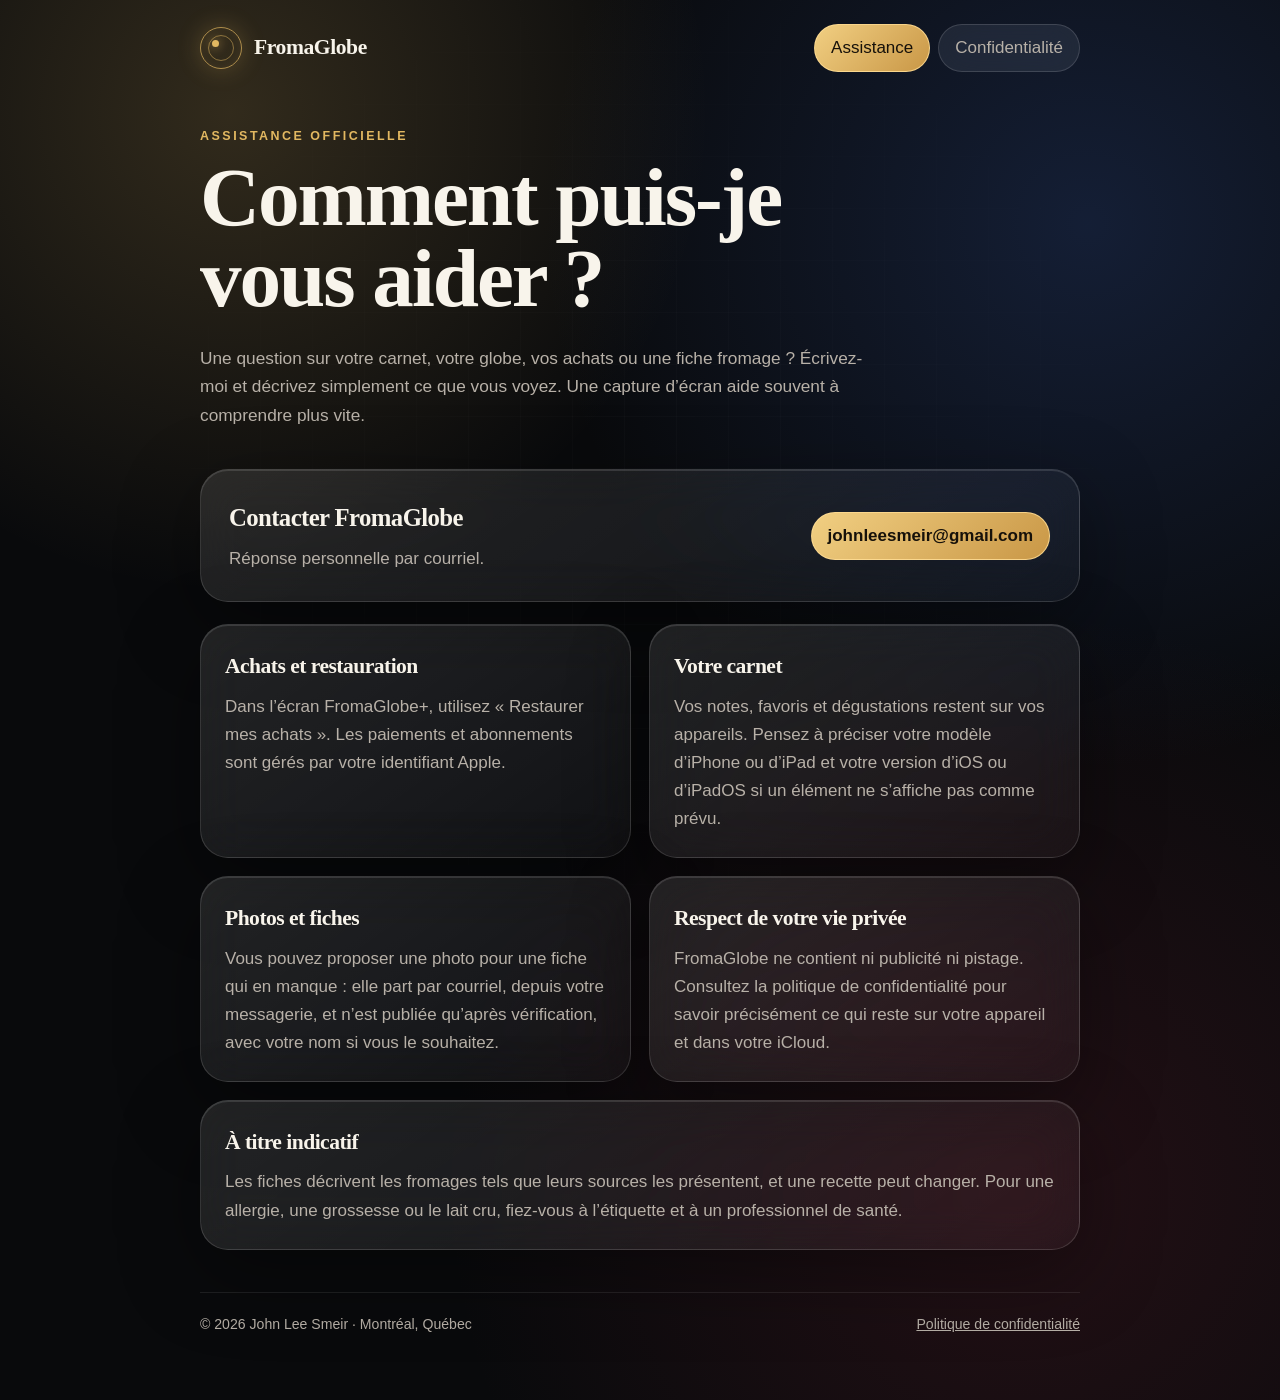
<file: index.html>
<!doctype html>
<html lang="fr">
<head>
  <meta charset="utf-8">
  <meta name="viewport" content="width=device-width, initial-scale=1">
  <title>Assistance FromaGlobe</title>
  <meta name="description" content="Assistance officielle de FromaGlobe, le tour du monde des fromages.">
  <link rel="icon" type="image/svg+xml" href="data:image/svg+xml,%3Csvg xmlns='http://www.w3.org/2000/svg' viewBox='0 0 64 64'%3E%3Crect width='64' height='64' rx='16' fill='%23090a0c'/%3E%3Ccircle cx='32' cy='32' r='21' fill='none' stroke='%23e2b861' stroke-width='3'/%3E%3Ccircle cx='25' cy='25' r='4' fill='%23e2b861'/%3E%3C/svg%3E">
  <link rel="stylesheet" href="style.css">
</head>
<body>
  <div class="shell">
    <header>
      <a class="brand" href="./"><span class="mark" aria-hidden="true"></span><span>FromaGlobe</span></a>
      <nav aria-label="Navigation principale">
        <a href="./" aria-current="page">Assistance</a>
        <a href="confidentialite/">Confidentialité</a>
      </nav>
    </header>

    <main>
      <div class="hero">
        <p class="eyebrow">Assistance officielle</p>
        <h1>Comment puis-je vous aider&nbsp;?</h1>
        <p class="lead">Une question sur votre carnet, votre globe, vos achats ou une fiche fromage&nbsp;? Écrivez-moi et décrivez simplement ce que vous voyez. Une capture d’écran aide souvent à comprendre plus vite.</p>
      </div>

      <section class="glass contact" aria-labelledby="contact-title">
        <div>
          <h2 id="contact-title">Contacter FromaGlobe</h2>
          <p>Réponse personnelle par courriel.</p>
        </div>
        <a class="button" href="mailto:johnleesmeir@gmail.com?subject=Assistance%20FromaGlobe">johnleesmeir@gmail.com</a>
      </section>

      <div class="grid">
        <section class="glass card">
          <h2>Achats et restauration</h2>
          <p>Dans l’écran FromaGlobe+, utilisez «&nbsp;Restaurer mes achats&nbsp;». Les paiements et abonnements sont gérés par votre identifiant Apple.</p>
        </section>
        <section class="glass card">
          <h2>Votre carnet</h2>
          <p>Vos notes, favoris et dégustations restent sur vos appareils. Pensez à préciser votre modèle d’iPhone ou d’iPad et votre version d’iOS ou d’iPadOS si un élément ne s’affiche pas comme prévu.</p>
        </section>
        <section class="glass card">
          <h2>Photos et fiches</h2>
          <p>Vous pouvez proposer une photo pour une fiche qui en manque&nbsp;: elle part par courriel, depuis votre messagerie, et n’est publiée qu’après vérification, avec votre nom si vous le souhaitez.</p>
        </section>
        <section class="glass card">
          <h2>Respect de votre vie privée</h2>
          <p>FromaGlobe ne contient ni publicité ni pistage. Consultez la politique de confidentialité pour savoir précisément ce qui reste sur votre appareil et dans votre iCloud.</p>
        </section>
        <section class="glass card">
          <h2>À titre indicatif</h2>
          <p>Les fiches décrivent les fromages tels que leurs sources les présentent, et une recette peut changer. Pour une allergie, une grossesse ou le lait cru, fiez-vous à l’étiquette et à un professionnel de santé.</p>
        </section>
      </div>
    </main>

    <footer>
      <p>© 2026 John Lee Smeir · Montréal, Québec</p>
      <a href="confidentialite/">Politique de confidentialité</a>
    </footer>
  </div>
</body>
</html>
</file>
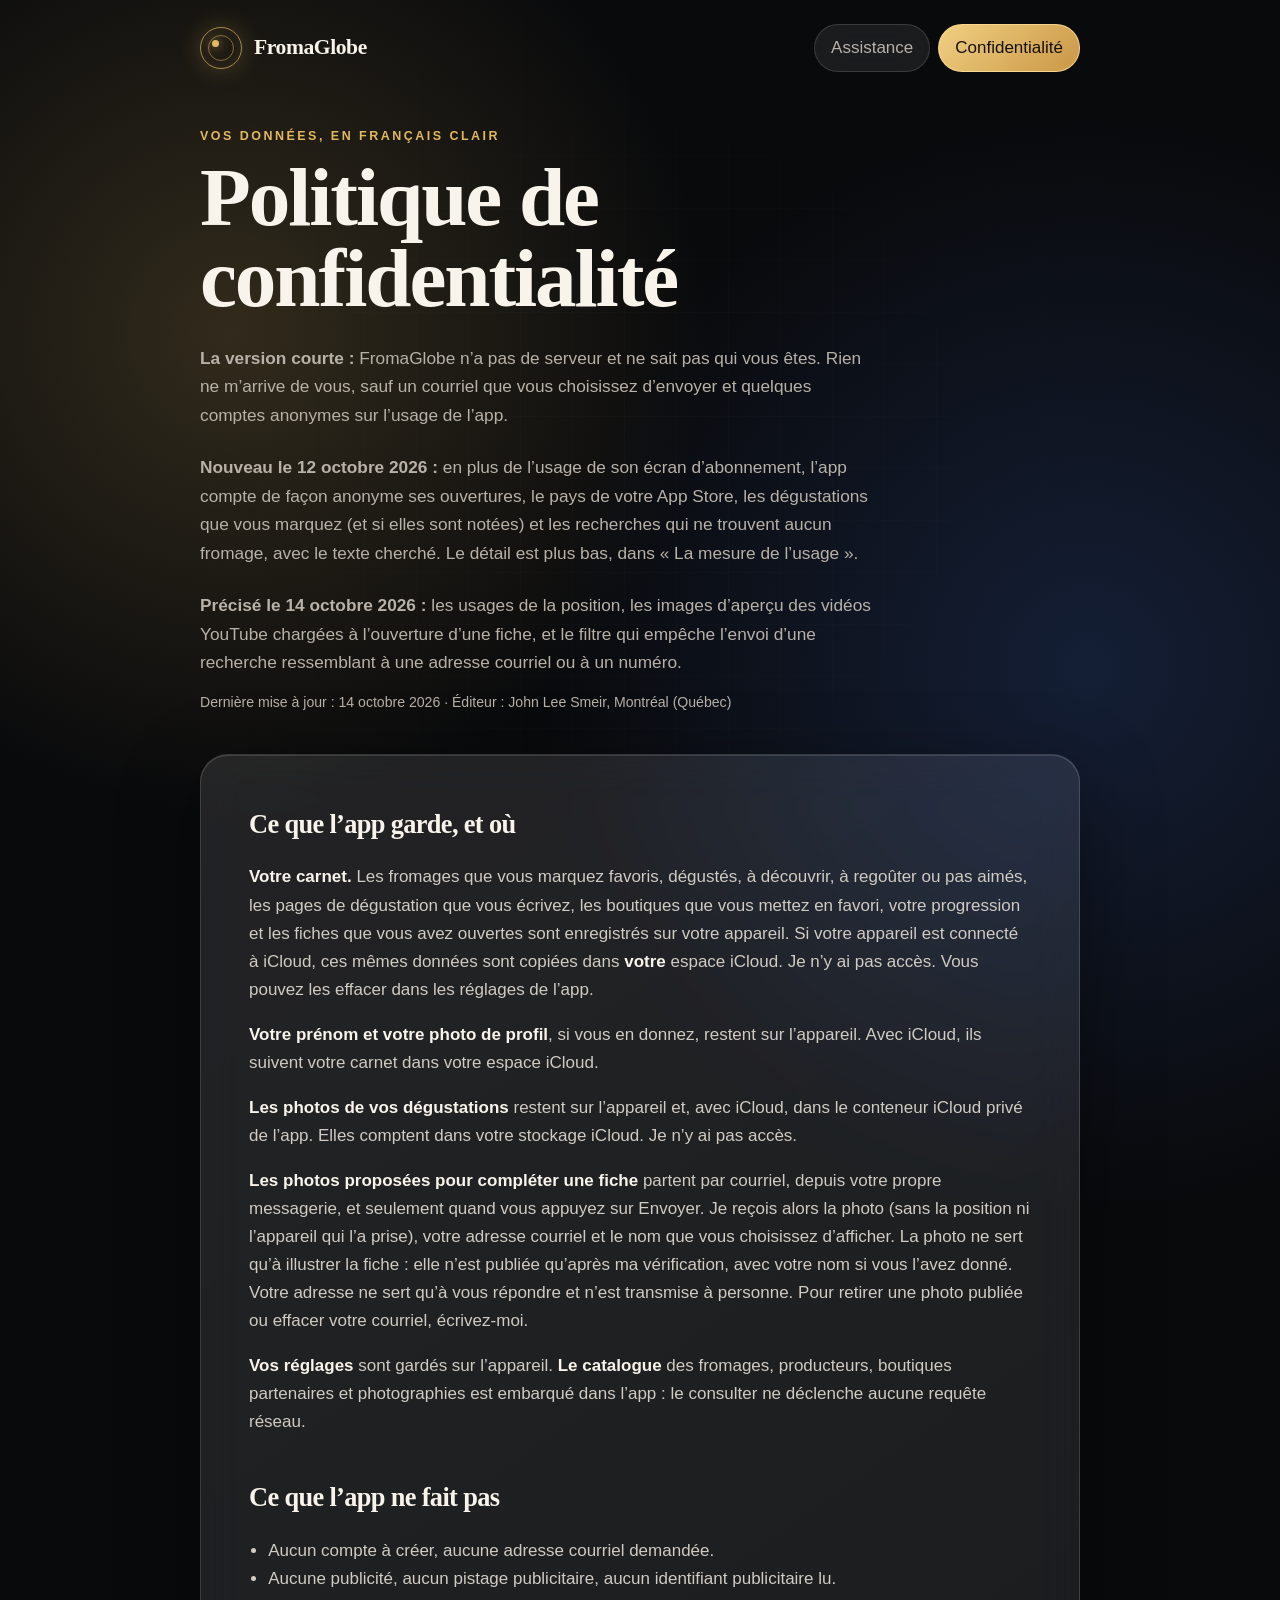
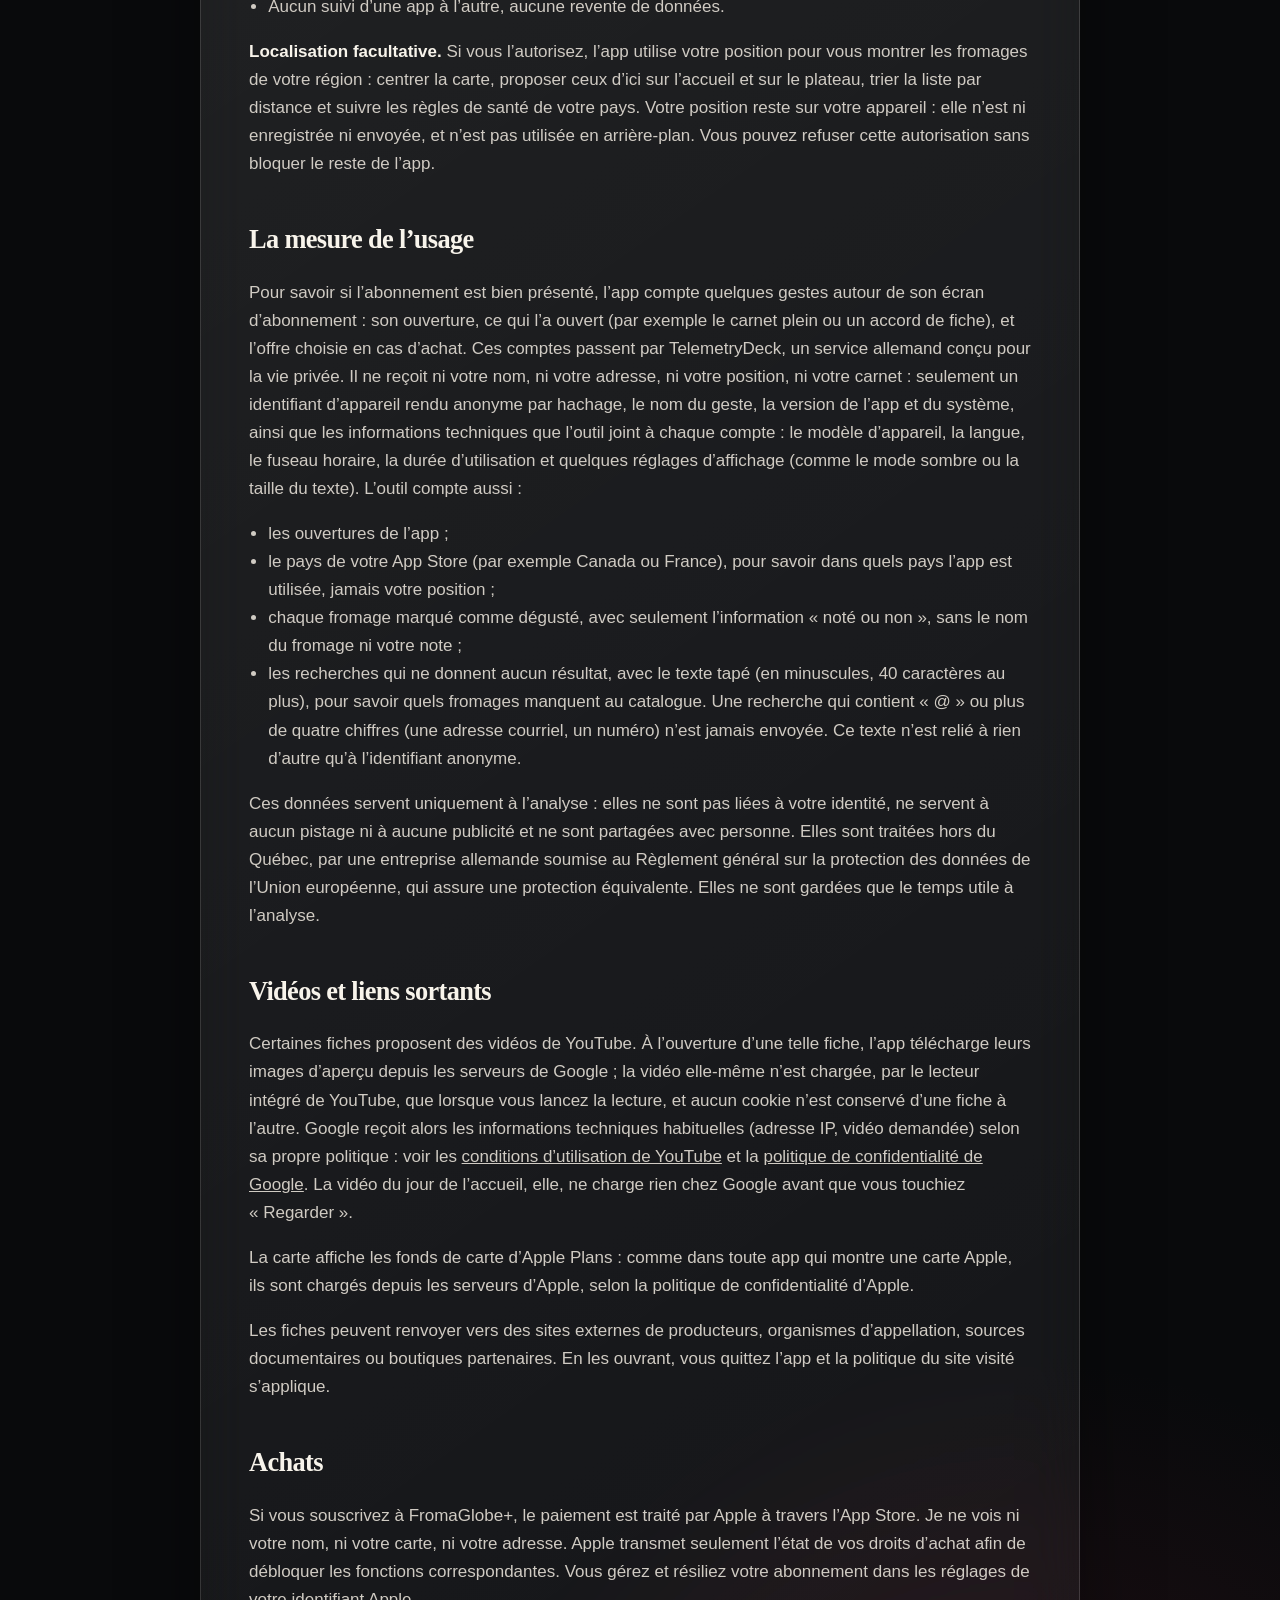
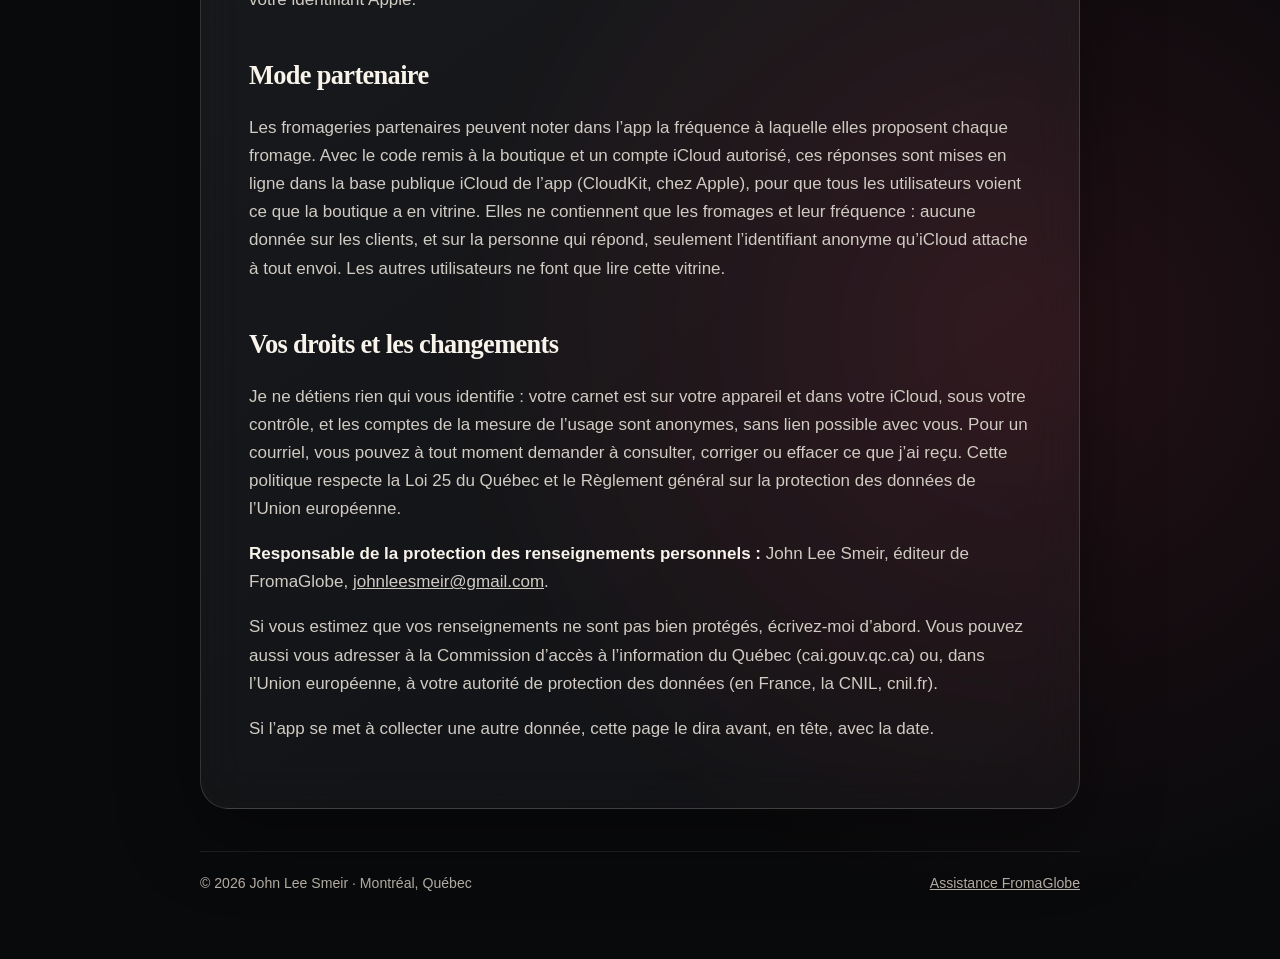
<file: confidentialite/index.html>
<!doctype html>
<html lang="fr">
<head>
  <meta charset="utf-8">
  <meta name="viewport" content="width=device-width, initial-scale=1">
  <title>Politique de confidentialité · FromaGlobe</title>
  <meta name="description" content="Politique de confidentialité de l’application FromaGlobe.">
  <link rel="icon" type="image/svg+xml" href="data:image/svg+xml,%3Csvg xmlns='http://www.w3.org/2000/svg' viewBox='0 0 64 64'%3E%3Crect width='64' height='64' rx='16' fill='%23090a0c'/%3E%3Ccircle cx='32' cy='32' r='21' fill='none' stroke='%23e2b861' stroke-width='3'/%3E%3Ccircle cx='25' cy='25' r='4' fill='%23e2b861'/%3E%3C/svg%3E">
  <link rel="stylesheet" href="../style.css">
</head>
<body>
  <div class="shell">
    <header>
      <a class="brand" href="../"><span class="mark" aria-hidden="true"></span><span>FromaGlobe</span></a>
      <nav aria-label="Navigation principale">
        <a href="../">Assistance</a>
        <a href="./" aria-current="page">Confidentialité</a>
      </nav>
    </header>

    <main>
      <div class="hero">
        <p class="eyebrow">Vos données, en français clair</p>
        <h1>Politique de confidentialité</h1>
        <p class="lead"><strong>La version courte&nbsp;:</strong> FromaGlobe n’a pas de serveur et ne sait pas qui vous êtes. Rien ne m’arrive de vous, sauf un courriel que vous choisissez d’envoyer et quelques comptes anonymes sur l’usage de l’app.</p>
        <p class="lead"><strong>Nouveau le 12 octobre 2026&nbsp;:</strong> en plus de l’usage de son écran d’abonnement, l’app compte de façon anonyme ses ouvertures, le pays de votre App Store, les dégustations que vous marquez (et si elles sont notées) et les recherches qui ne trouvent aucun fromage, avec le texte cherché. Le détail est plus bas, dans «&nbsp;La mesure de l’usage&nbsp;».</p>
        <p class="lead"><strong>Précisé le 14 octobre 2026&nbsp;:</strong> les usages de la position, les images d’aperçu des vidéos YouTube chargées à l’ouverture d’une fiche, et le filtre qui empêche l’envoi d’une recherche ressemblant à une adresse courriel ou à un numéro.</p>
        <p class="meta">Dernière mise à jour : 14 octobre 2026 · Éditeur : John Lee Smeir, Montréal (Québec)</p>
      </div>

      <article class="glass document">
        <section>
          <h2>Ce que l’app garde, et où</h2>
          <p><strong>Votre carnet.</strong> Les fromages que vous marquez favoris, dégustés, à découvrir, à regoûter ou pas aimés, les pages de dégustation que vous écrivez, les boutiques que vous mettez en favori, votre progression et les fiches que vous avez ouvertes sont enregistrés sur votre appareil. Si votre appareil est connecté à iCloud, ces mêmes données sont copiées dans <strong>votre</strong> espace iCloud. Je n’y ai pas accès. Vous pouvez les effacer dans les réglages de l’app.</p>
          <p><strong>Votre prénom et votre photo de profil</strong>, si vous en donnez, restent sur l’appareil. Avec iCloud, ils suivent votre carnet dans votre espace iCloud.</p>
          <p><strong>Les photos de vos dégustations</strong> restent sur l’appareil et, avec iCloud, dans le conteneur iCloud privé de l’app. Elles comptent dans votre stockage iCloud. Je n’y ai pas accès.</p>
          <p><strong>Les photos proposées pour compléter une fiche</strong> partent par courriel, depuis votre propre messagerie, et seulement quand vous appuyez sur Envoyer. Je reçois alors la photo (sans la position ni l’appareil qui l’a prise), votre adresse courriel et le nom que vous choisissez d’afficher. La photo ne sert qu’à illustrer la fiche : elle n’est publiée qu’après ma vérification, avec votre nom si vous l’avez donné. Votre adresse ne sert qu’à vous répondre et n’est transmise à personne. Pour retirer une photo publiée ou effacer votre courriel, écrivez-moi.</p>
          <p><strong>Vos réglages</strong> sont gardés sur l’appareil. <strong>Le catalogue</strong> des fromages, producteurs, boutiques partenaires et photographies est embarqué dans l’app&nbsp;: le consulter ne déclenche aucune requête réseau.</p>
        </section>

        <section>
          <h2>Ce que l’app ne fait pas</h2>
          <ul>
            <li>Aucun compte à créer, aucune adresse courriel demandée.</li>
            <li>Aucune publicité, aucun pistage publicitaire, aucun identifiant publicitaire lu.</li>
            <li>Aucun suivi d’une app à l’autre, aucune revente de données.</li>
          </ul>
          <p><strong>Localisation facultative.</strong> Si vous l’autorisez, l’app utilise votre position pour vous montrer les fromages de votre région&nbsp;: centrer la carte, proposer ceux d’ici sur l’accueil et sur le plateau, trier la liste par distance et suivre les règles de santé de votre pays. Votre position reste sur votre appareil&nbsp;: elle n’est ni enregistrée ni envoyée, et n’est pas utilisée en arrière-plan. Vous pouvez refuser cette autorisation sans bloquer le reste de l’app.</p>
        </section>

        <section>
          <h2>La mesure de l’usage</h2>
          <p>Pour savoir si l’abonnement est bien présenté, l’app compte quelques gestes autour de son écran d’abonnement&nbsp;: son ouverture, ce qui l’a ouvert (par exemple le carnet plein ou un accord de fiche), et l’offre choisie en cas d’achat. Ces comptes passent par TelemetryDeck, un service allemand conçu pour la vie privée. Il ne reçoit ni votre nom, ni votre adresse, ni votre position, ni votre carnet&nbsp;: seulement un identifiant d’appareil rendu anonyme par hachage, le nom du geste, la version de l’app et du système, ainsi que les informations techniques que l’outil joint à chaque compte&nbsp;: le modèle d’appareil, la langue, le fuseau horaire, la durée d’utilisation et quelques réglages d’affichage (comme le mode sombre ou la taille du texte). L’outil compte aussi&nbsp;:</p>
          <ul>
            <li>les ouvertures de l’app&nbsp;;</li>
            <li>le pays de votre App Store (par exemple Canada ou France), pour savoir dans quels pays l’app est utilisée, jamais votre position&nbsp;;</li>
            <li>chaque fromage marqué comme dégusté, avec seulement l’information «&nbsp;noté ou non&nbsp;», sans le nom du fromage ni votre note&nbsp;;</li>
            <li>les recherches qui ne donnent aucun résultat, avec le texte tapé (en minuscules, 40 caractères au plus), pour savoir quels fromages manquent au catalogue. Une recherche qui contient «&nbsp;@&nbsp;» ou plus de quatre chiffres (une adresse courriel, un numéro) n’est jamais envoyée. Ce texte n’est relié à rien d’autre qu’à l’identifiant anonyme.</li>
          </ul>
          <p>Ces données servent uniquement à l’analyse&nbsp;: elles ne sont pas liées à votre identité, ne servent à aucun pistage ni à aucune publicité et ne sont partagées avec personne. Elles sont traitées hors du Québec, par une entreprise allemande soumise au Règlement général sur la protection des données de l’Union européenne, qui assure une protection équivalente. Elles ne sont gardées que le temps utile à l’analyse.</p>
        </section>

        <section>
          <h2>Vidéos et liens sortants</h2>
          <p>Certaines fiches proposent des vidéos de YouTube. À l’ouverture d’une telle fiche, l’app télécharge leurs images d’aperçu depuis les serveurs de Google&nbsp;; la vidéo elle-même n’est chargée, par le lecteur intégré de YouTube, que lorsque vous lancez la lecture, et aucun cookie n’est conservé d’une fiche à l’autre. Google reçoit alors les informations techniques habituelles (adresse IP, vidéo demandée) selon sa propre politique&nbsp;: voir les <a href="https://www.youtube.com/t/terms">conditions d’utilisation de YouTube</a> et la <a href="https://policies.google.com/privacy">politique de confidentialité de Google</a>. La vidéo du jour de l’accueil, elle, ne charge rien chez Google avant que vous touchiez «&nbsp;Regarder&nbsp;».</p>
          <p>La carte affiche les fonds de carte d’Apple Plans : comme dans toute app qui montre une carte Apple, ils sont chargés depuis les serveurs d’Apple, selon la politique de confidentialité d’Apple.</p>
          <p>Les fiches peuvent renvoyer vers des sites externes de producteurs, organismes d’appellation, sources documentaires ou boutiques partenaires. En les ouvrant, vous quittez l’app et la politique du site visité s’applique.</p>
        </section>

        <section>
          <h2>Achats</h2>
          <p>Si vous souscrivez à FromaGlobe+, le paiement est traité par Apple à travers l’App Store. Je ne vois ni votre nom, ni votre carte, ni votre adresse. Apple transmet seulement l’état de vos droits d’achat afin de débloquer les fonctions correspondantes. Vous gérez et résiliez votre abonnement dans les réglages de votre identifiant Apple.</p>
        </section>

        <section>
          <h2>Mode partenaire</h2>
          <p>Les fromageries partenaires peuvent noter dans l’app la fréquence à laquelle elles proposent chaque fromage. Avec le code remis à la boutique et un compte iCloud autorisé, ces réponses sont mises en ligne dans la base publique iCloud de l’app (CloudKit, chez Apple), pour que tous les utilisateurs voient ce que la boutique a en vitrine. Elles ne contiennent que les fromages et leur fréquence&nbsp;: aucune donnée sur les clients, et sur la personne qui répond, seulement l’identifiant anonyme qu’iCloud attache à tout envoi. Les autres utilisateurs ne font que lire cette vitrine.</p>
        </section>

        <section>
          <h2>Vos droits et les changements</h2>
          <p>Je ne détiens rien qui vous identifie&nbsp;: votre carnet est sur votre appareil et dans votre iCloud, sous votre contrôle, et les comptes de la mesure de l’usage sont anonymes, sans lien possible avec vous. Pour un courriel, vous pouvez à tout moment demander à consulter, corriger ou effacer ce que j’ai reçu. Cette politique respecte la Loi 25 du Québec et le Règlement général sur la protection des données de l’Union européenne.</p>
          <p><strong>Responsable de la protection des renseignements personnels&nbsp;:</strong> John Lee Smeir, éditeur de FromaGlobe, <a href="mailto:johnleesmeir@gmail.com">johnleesmeir@gmail.com</a>.</p>
          <p>Si vous estimez que vos renseignements ne sont pas bien protégés, écrivez-moi d’abord. Vous pouvez aussi vous adresser à la Commission d’accès à l’information du Québec (cai.gouv.qc.ca) ou, dans l’Union européenne, à votre autorité de protection des données (en France, la CNIL, cnil.fr).</p>
          <p>Si l’app se met à collecter une autre donnée, cette page le dira avant, en tête, avec la date.</p>
        </section>
      </article>
    </main>

    <footer>
      <p>© 2026 John Lee Smeir · Montréal, Québec</p>
      <a href="../">Assistance FromaGlobe</a>
    </footer>
  </div>
</body>
</html>
</file>
<file: style.css>
:root {
  color-scheme: dark;
  --ink: #f8f4eb;
  --muted: #b8b1a8;
  --gold: #e2b861;
  --gold-soft: rgba(226, 184, 97, 0.18);
  --blue: #18254a;
  --wine: #31151c;
  --glass: rgba(255, 255, 255, 0.075);
  --line: rgba(255, 255, 255, 0.14);
  --shadow: rgba(0, 0, 0, 0.38);
}

* { box-sizing: border-box; }

html { scroll-behavior: smooth; }

body {
  margin: 0;
  min-height: 100vh;
  color: var(--ink);
  background:
    radial-gradient(circle at 18% 8%, rgba(226, 184, 97, 0.19), transparent 30rem),
    radial-gradient(circle at 85% 16%, rgba(45, 76, 145, 0.31), transparent 34rem),
    radial-gradient(circle at 80% 85%, rgba(115, 35, 50, 0.25), transparent 36rem),
    #090a0c;
  font-family: -apple-system, BlinkMacSystemFont, "SF Pro Text", "Helvetica Neue", sans-serif;
  font-size: 17px;
  line-height: 1.65;
}

body::before {
  content: "";
  position: fixed;
  inset: 0;
  pointer-events: none;
  background-image: linear-gradient(rgba(255,255,255,.018) 1px, transparent 1px), linear-gradient(90deg, rgba(255,255,255,.018) 1px, transparent 1px);
  background-size: 52px 52px;
  mask-image: radial-gradient(circle at center, black, transparent 82%);
}

a { color: inherit; }

.shell {
  width: min(100% - 32px, 880px);
  margin: 0 auto;
  padding: 24px 0 64px;
}

header {
  display: flex;
  align-items: center;
  justify-content: space-between;
  gap: 24px;
  margin-bottom: 54px;
}

.brand {
  display: inline-flex;
  align-items: center;
  gap: 12px;
  text-decoration: none;
  font-family: ui-serif, Georgia, serif;
  font-size: 1.35rem;
  font-weight: 700;
  letter-spacing: -0.02em;
}

.mark {
  position: relative;
  width: 42px;
  height: 42px;
  border-radius: 50%;
  border: 1px solid rgba(226,184,97,.72);
  box-shadow: 0 0 24px rgba(226,184,97,.24), inset 0 0 18px rgba(226,184,97,.12);
}

.mark::before,
.mark::after {
  content: "";
  position: absolute;
  border-radius: 50%;
}

.mark::before { inset: 7px; border: 1px solid rgba(226,184,97,.5); }
.mark::after { width: 7px; height: 7px; left: 11px; top: 12px; background: var(--gold); box-shadow: 0 0 12px var(--gold); }

nav { display: flex; gap: 8px; }

nav a, .button {
  display: inline-flex;
  align-items: center;
  justify-content: center;
  min-height: 44px;
  padding: 9px 16px;
  border: 1px solid var(--line);
  border-radius: 999px;
  background: var(--glass);
  color: var(--muted);
  text-decoration: none;
  backdrop-filter: blur(18px) saturate(125%);
  -webkit-backdrop-filter: blur(18px) saturate(125%);
}

nav a[aria-current="page"], nav a:hover, .button:hover {
  color: #16110a;
  border-color: rgba(255, 221, 148, 0.84);
  background: linear-gradient(135deg, #f1cf82, #c99746);
}

.hero { margin: 0 0 40px; }

.eyebrow {
  margin: 0 0 10px;
  color: var(--gold);
  font-size: .78rem;
  font-weight: 750;
  letter-spacing: .2em;
  text-transform: uppercase;
}

h1, h2, h3 {
  font-family: ui-serif, Georgia, serif;
  letter-spacing: -0.025em;
}

h1 {
  max-width: 740px;
  margin: 0;
  font-size: clamp(2.5rem, 8vw, 5.2rem);
  line-height: .98;
}

.lead {
  max-width: 680px;
  margin: 24px 0 0;
  color: var(--muted);
  font-size: 1.08rem;
}

.glass {
  border: 1px solid var(--line);
  border-radius: 28px;
  background: linear-gradient(145deg, rgba(255,255,255,.105), rgba(255,255,255,.035));
  box-shadow: 0 24px 80px var(--shadow), inset 0 1px 0 rgba(255,255,255,.12);
  backdrop-filter: blur(24px) saturate(130%);
  -webkit-backdrop-filter: blur(24px) saturate(130%);
}

.contact {
  display: grid;
  grid-template-columns: 1fr auto;
  align-items: center;
  gap: 24px;
  padding: 28px;
  margin: 30px 0 22px;
}

.contact h2 { margin: 0 0 6px; font-size: 1.55rem; }
.contact p { margin: 0; color: var(--muted); }
.contact .button { color: #16110a; background: linear-gradient(135deg, #f1cf82, #c99746); border-color: rgba(255,221,148,.84); font-weight: 700; }

.grid {
  display: grid;
  grid-template-columns: repeat(2, minmax(0, 1fr));
  gap: 18px;
}

.card { padding: 24px; }
.grid .card:last-child:nth-child(odd) { grid-column: 1 / -1; }
.card h2 { margin: 0 0 8px; font-size: 1.35rem; }
.card p { margin: 0; color: var(--muted); }

.document { padding: clamp(22px, 5vw, 48px); }
.document section + section { margin-top: 40px; }
.document h2 { margin: 0 0 12px; font-size: 1.65rem; }
.document p, .document li { color: #d0cbc3; }
.document strong { color: var(--ink); }
.document ul { padding-left: 1.2rem; }

.meta {
  margin: 14px 0 0;
  color: var(--muted);
  font-size: .88rem;
}

footer {
  display: flex;
  justify-content: space-between;
  gap: 20px;
  margin-top: 42px;
  padding-top: 20px;
  border-top: 1px solid rgba(255,255,255,.09);
  color: var(--muted);
  font-size: .88rem;
}

footer p { margin: 0; }

@media (max-width: 640px) {
  .shell { width: min(100% - 24px, 880px); padding-top: 14px; }
  header { align-items: flex-start; margin-bottom: 42px; }
  nav { flex-direction: column; }
  nav a { min-height: 38px; padding: 6px 12px; font-size: .85rem; }
  .contact, .grid { grid-template-columns: 1fr; }
  .contact .button { width: 100%; }
  footer { flex-direction: column; }
}

@media (prefers-reduced-motion: no-preference) {
  .mark::after { animation: glow 3.5s ease-in-out infinite; }
  @keyframes glow { 50% { transform: scale(1.28); opacity: .7; box-shadow: 0 0 22px var(--gold); } }
}
</file>
